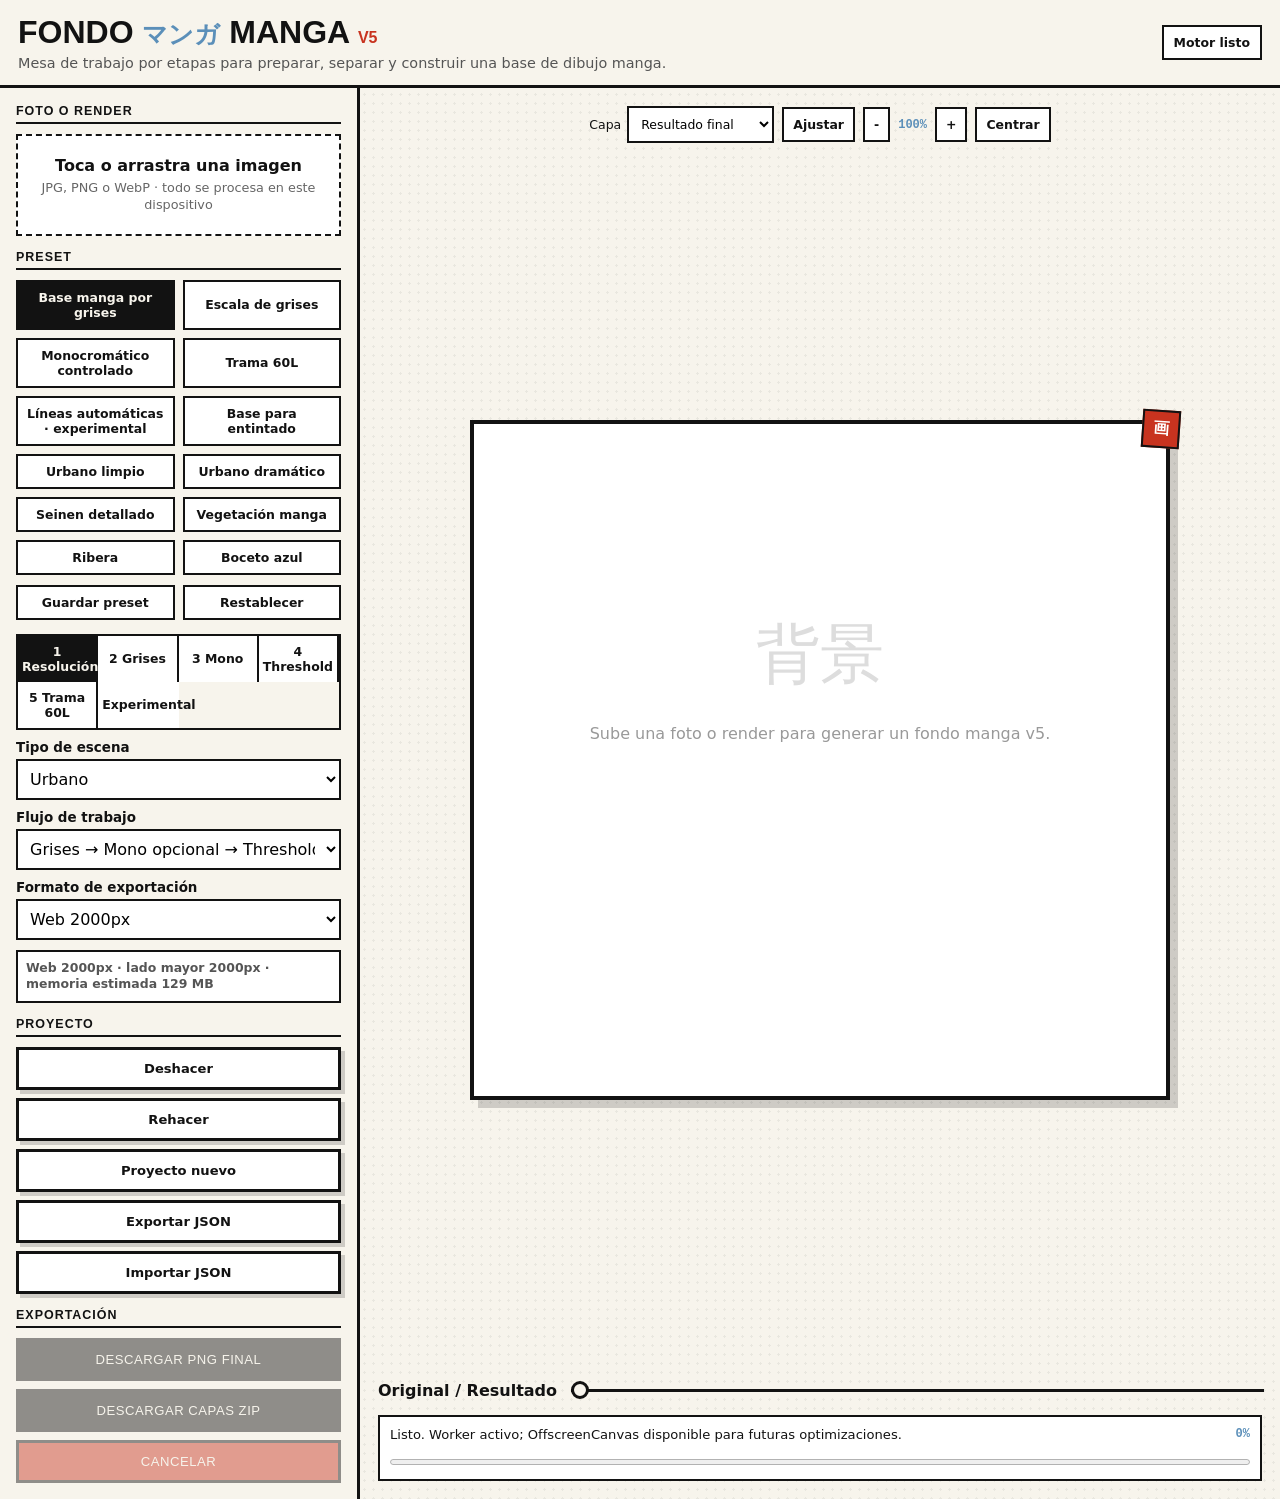
<file: index.html>
<!DOCTYPE html>
<html lang="es">
<head>
  <meta charset="UTF-8">
  <meta name="viewport" content="width=device-width, initial-scale=1.0">
  <meta name="description" content="Fondo Manga v5 transforma fotos y renders en fondos manga por capas, en el dispositivo.">
  <title>Fondo Manga v5</title>
  <link rel="stylesheet" href="./css/styles.css">
</head>
<body>
  <header class="topbar">
    <div>
      <h1>Fondo <span>マンガ</span> Manga <small>v5</small></h1>
      <p>Mesa de trabajo por etapas para preparar, separar y construir una base de dibujo manga.</p>
    </div>
    <div class="status-pill" id="workerStatus">Motor listo</div>
  </header>

  <div class="app-shell">
    <aside class="sidebar" aria-label="Controles">
      <section class="panel upload-panel">
        <h2>Foto o render</h2>
        <button id="drop" class="drop-zone" type="button">
          <strong>Toca o arrastra una imagen</strong>
          <span>JPG, PNG o WebP · todo se procesa en este dispositivo</span>
        </button>
        <input id="file" type="file" accept="image/jpeg,image/png,image/webp,image/*">
      </section>

      <section class="panel">
        <h2>Preset</h2>
        <div class="preset-grid" id="presetGrid"></div>
        <div class="inline-actions">
          <button class="mini" id="savePreset" type="button">Guardar preset</button>
          <button class="mini" id="resetSettings" type="button">Restablecer</button>
        </div>
      </section>

      <section class="panel tabs-panel">
        <div class="tabs" role="tablist">
          <button class="active" data-tab="principal" type="button">1 Resolución</button>
          <button data-tab="grises" type="button">2 Grises</button>
          <button data-tab="mono" type="button">3 Mono</button>
          <button data-tab="threshold" type="button">4 Threshold</button>
          <button data-tab="trama" type="button">5 Trama 60L</button>
          <button data-tab="linea" type="button">Experimental</button>
        </div>

        <div class="tab-page active" id="tab-principal">
          <label class="field">
            <span>Tipo de escena</span>
            <select id="sceneType"></select>
          </label>
          <label class="field">
            <span>Flujo de trabajo</span>
            <select id="workflowMode"></select>
          </label>
          <label class="field">
            <span>Formato de exportación</span>
            <select id="exportFormat"></select>
          </label>
          <div class="estimate" id="exportEstimate">Exportación: Web 2000px</div>
        </div>

        <div class="tab-page" id="tab-grises">
          <label class="check"><input id="grayscaleEnabled" type="checkbox"> Mantener conversión a escala de grises</label>
          <div class="control" data-key="value"></div>
          <div class="control" data-key="brightness"></div>
          <div class="control" data-key="contrast"></div>
          <div class="control" data-key="blackPoint"></div>
          <div class="control" data-key="whitePoint"></div>
          <div class="control" data-key="gamma"></div>
          <div class="control" data-key="grayscaleMix"></div>
          <div class="control" data-key="cleanup"></div>
          <div class="control" data-key="whiteReserve"></div>
          <div class="control" data-key="blackCompression"></div>
        </div>

        <div class="tab-page" id="tab-mono">
          <label class="check"><input id="monochromeEnabled" type="checkbox"> Activar monocromático sin destruir los grises</label>
          <div class="control" data-key="thresholdFeather"></div>
        </div>

        <div class="tab-page" id="tab-threshold">
          <label class="check"><input id="thresholdEnabled" type="checkbox"> Aplicar threshold al resultado</label>
          <div class="control" data-key="thresholdValue"></div>
        </div>

        <div class="tab-page" id="tab-trama">
          <label class="check"><input id="screen60Enabled" type="checkbox"> Aplicar trama manga 60L</label>
          <label class="field"><span>Aplicar trama en</span><select id="screenTarget"></select></label>
          <div class="control" data-key="screenAngle"></div>
          <div class="estimate" id="screenEstimate">60L · 300 dpi · celda 5 px</div>
        </div>

        <div class="tab-page" id="tab-linea">
          <p class="mode-note">Conversión automática a líneas y tonos. Modo secundario experimental.</p>
          <div class="control" data-key="detail"></div>
          <div class="control" data-key="mainLine"></div>
          <div class="control" data-key="mainLineWeight"></div>
          <div class="control" data-key="secondaryLine"></div>
          <div class="control" data-key="secondaryLineWeight"></div>
          <div class="control" data-key="fineDetail"></div>
          <div class="control" data-key="fineDetailWeight"></div>
          <div class="control" data-key="lineSimplify"></div>
          <div class="control" data-key="lineConnect"></div>
          <div class="control" data-key="edgeContinuity"></div>
          <div class="control" data-key="farDetail"></div>
          <label class="check"><input id="showMainLine" type="checkbox"> Mostrar línea principal</label>
          <label class="check"><input id="showSecondaryLine" type="checkbox"> Mostrar línea secundaria</label>
          <label class="check"><input id="showFineDetail" type="checkbox"> Mostrar detalle fino</label>
        </div>

        <div class="tab-page" id="tab-tonos" hidden>
          <div class="control" data-key="blackMass"></div>
          <div class="control" data-key="blackCoverageLimit"></div>
          <div class="control" data-key="shadowThreshold"></div>
          <div class="control" data-key="toneSoftness"></div>
          <div class="control" data-key="toneCount"></div>
          <div class="control" data-key="transitionHardness"></div>
          <div class="control" data-key="texture"></div>
          <div class="control" data-key="posterization"></div>
          <div class="control" data-key="thresholdMix"></div>
          <div class="control" data-key="shadowCompression"></div>
          <div class="control" data-key="regionMerge"></div>
          <label class="check"><input id="shadowsEnabled" type="checkbox"> Capa de sombras profundas</label>
          <label class="field">
            <span>Trama</span>
            <select id="textureMode"></select>
          </label>
        </div>

        <div class="tab-page" id="tab-regiones" hidden>
          <details class="advanced" open>
            <summary>Materiales y profundidad</summary>
            <label class="check"><input id="depthEnabled" type="checkbox"> Profundidad vertical</label>
            <label class="check"><input id="skyProtect" type="checkbox"> Proteger cielos y zonas claras superiores</label>
            <label class="check"><input id="architectureBoost" type="checkbox"> Reforzar arquitectura</label>
            <label class="check"><input id="organicRegions" type="checkbox"> Detectar textura orgánica</label>
            <label class="check"><input id="waterClean" type="checkbox"> Agua limpia con líneas horizontales</label>
            <label class="check"><input id="preserveLightTrails" type="checkbox"> Conservar luces y estelas</label>
            <label class="check"><input id="vegetationEnabled" type="checkbox"> Máscara de vegetación</label>
            <label class="check"><input id="lightsEnabled" type="checkbox"> Máscara de luces</label>
            <div class="control" data-key="skyInfluence"></div>
            <div class="control" data-key="architectureInfluence"></div>
            <div class="control" data-key="waterInfluence"></div>
            <div class="control" data-key="vegetationInfluence"></div>
            <div class="control" data-key="perspectiveStrength"></div>
            <label class="check"><input id="blueSketch" type="checkbox"> Boceto azul no fotográfico</label>
          </details>
        </div>
      </section>

      <section class="panel">
        <h2>Proyecto</h2>
        <div class="stack-actions">
          <button class="btn secondary" id="undoBtn" type="button">Deshacer</button>
          <button class="btn secondary" id="redoBtn" type="button">Rehacer</button>
          <button class="btn secondary" id="newProject" type="button">Proyecto nuevo</button>
          <button class="btn secondary" id="exportConfig" type="button">Exportar JSON</button>
          <label class="btn secondary file-label">Importar JSON<input id="importConfig" type="file" accept="application/json,.json"></label>
        </div>
      </section>

      <section class="panel">
        <h2>Exportación</h2>
        <div class="stack-actions">
          <button class="btn" id="downloadFinal" type="button" disabled>Descargar PNG final</button>
          <button class="btn" id="downloadZip" type="button" disabled>Descargar capas ZIP</button>
          <button class="btn danger" id="cancelJob" type="button" disabled>Cancelar</button>
        </div>
      </section>
    </aside>

    <main class="workspace">
      <section class="viewer-toolbar" aria-label="Vista">
        <label class="layer-view"><span>Capa</span><select id="layerView">
          <option value="final">Resultado final</option>
          <option value="adjusted">Original ajustado</option>
          <option value="grayscale">Escala de grises</option>
          <option value="monochrome">Monocromático</option>
          <option value="threshold">Threshold</option>
          <option value="screen60">Trama 60L</option>
        </select></label>
        <button class="mini" id="fitBtn" type="button">Ajustar</button>
        <button class="mini" id="zoomOut" type="button">-</button>
        <output id="zoomLabel">100%</output>
        <button class="mini" id="zoomIn" type="button">+</button>
        <button class="mini" id="panReset" type="button">Centrar</button>
      </section>

      <section class="viewer" id="viewer">
        <div class="frame" id="frame">
          <div class="empty-state" id="emptyState">
            <div class="kanji">背景</div>
            <p>Sube una foto o render para generar un fondo manga v5.</p>
          </div>
          <canvas id="resultCanvas" hidden></canvas>
          <canvas id="originalCanvas" hidden></canvas>
          <div class="compare-mask" id="compareMask" hidden></div>
        </div>
      </section>

      <section class="compare-row">
        <label class="compare-control">
          <span>Original / Resultado</span>
          <input id="compareSlider" type="range" min="0" max="100" value="0" disabled>
        </label>
      </section>

      <section class="progress-box" aria-live="polite">
        <div class="progress-header">
          <span id="statusText">Sin imagen cargada.</span>
          <output id="progressText">0%</output>
        </div>
        <progress id="progressBar" value="0" max="100"></progress>
      </section>
    </main>
  </div>

  <script type="module" src="./js/app.js"></script>
</body>
</html>
</file>
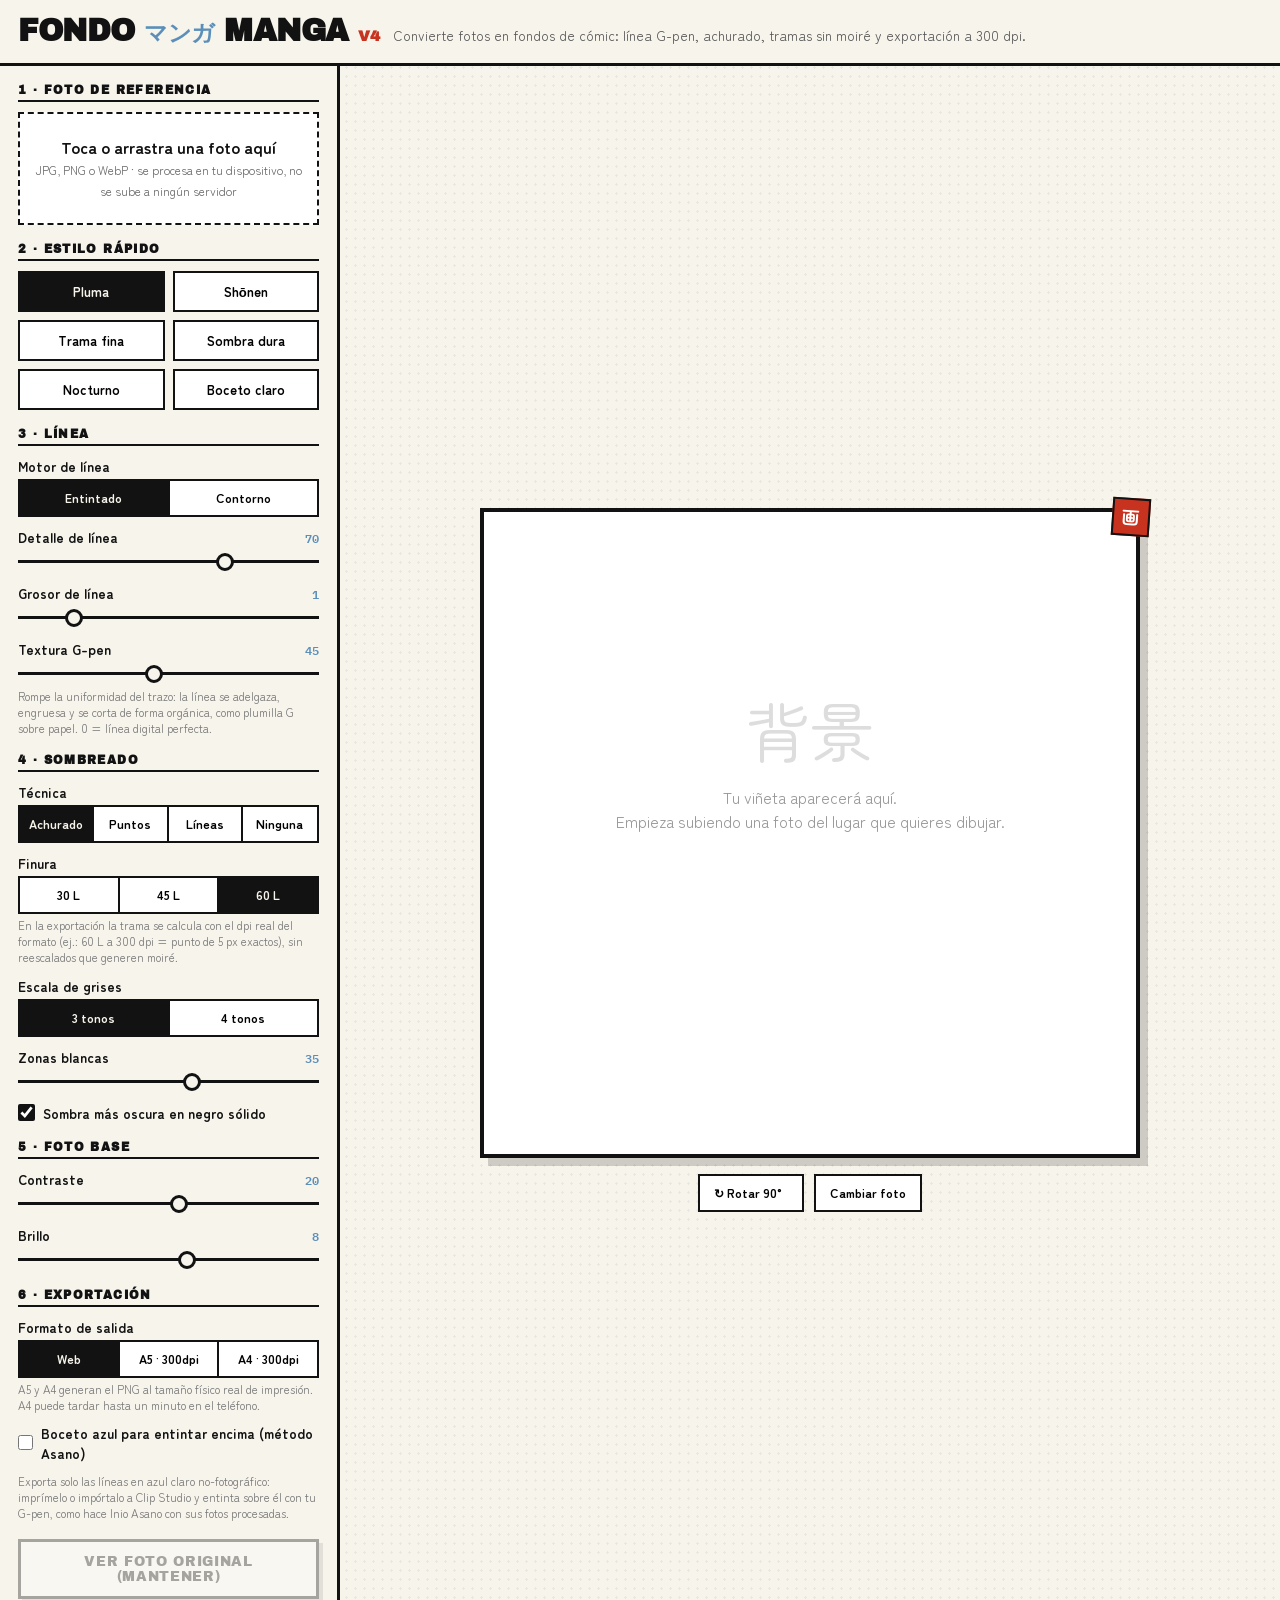
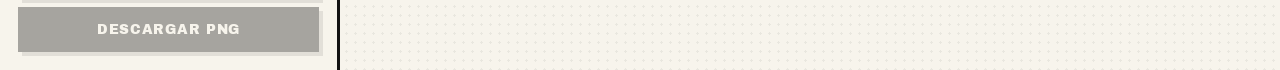
<file: fondos-manga.html>
<!DOCTYPE html>
<html lang="es">
<head>
<meta charset="UTF-8">
<meta name="viewport" content="width=device-width, initial-scale=1.0">
<title>Fondo Manga — convierte fotos en fondos de cómic</title>
<link href="https://fonts.googleapis.com/css2?family=Archivo+Black&family=IBM+Plex+Mono:wght@400;600&family=Zen+Maru+Gothic:wght@400;700&display=swap" rel="stylesheet">
<style>
:root{
  --papel:#F7F4EC;
  --tinta:#121212;
  --azul:#5B8FB9;
  --azul-claro:#DCE9F2;
  --rojo:#C8331F;
  --borde:3px solid var(--tinta);
}
*{box-sizing:border-box;margin:0;padding:0}
html{-webkit-text-size-adjust:100%}
body{
  font-family:'Zen Maru Gothic',system-ui,sans-serif;
  background:var(--papel);color:var(--tinta);
  background-image:radial-gradient(circle, rgba(18,18,18,.06) 1px, transparent 1.4px);
  background-size:9px 9px;min-height:100vh;
}
header{
  border-bottom:var(--borde);background:var(--papel);
  padding:14px 18px;display:flex;align-items:baseline;gap:14px;flex-wrap:wrap;
}
h1{
  font-family:'Archivo Black',sans-serif;
  font-size:clamp(1.3rem,4vw,1.9rem);
  letter-spacing:-.5px;text-transform:uppercase;
}
h1 .kana{color:var(--azul);font-size:.75em}
header p{font-size:.85rem;color:#555}

.layout{
  display:grid;grid-template-columns:340px 1fr;
  max-width:1280px;margin:0 auto;
  min-height:calc(100vh - 70px);
}
@media (max-width:860px){
  .layout{grid-template-columns:1fr}
  aside{border-right:none !important;border-bottom:var(--borde)}
}
aside{
  border-right:var(--borde);background:var(--papel);
  padding:18px;display:flex;flex-direction:column;gap:18px;
}
.bloque{display:flex;flex-direction:column;gap:10px}
.bloque > h2{
  font-family:'Archivo Black',sans-serif;
  font-size:.72rem;letter-spacing:.12em;text-transform:uppercase;
  border-bottom:2px solid var(--tinta);padding-bottom:4px;
}
#drop{
  border:2.5px dashed var(--tinta);background:#fff;
  padding:22px 14px;text-align:center;cursor:pointer;
  transition:background .15s;font-size:.9rem;line-height:1.45;
}
#drop:hover,#drop.over{background:var(--azul-claro)}
#drop strong{display:block;font-size:1rem}
#drop small{color:#666}
#file{display:none}

.presets{display:grid;grid-template-columns:1fr 1fr;gap:8px}
.presets button{
  font-family:'Zen Maru Gothic',sans-serif;font-weight:700;
  font-size:.82rem;padding:9px 6px;
  background:#fff;border:2px solid var(--tinta);
  cursor:pointer;transition:all .12s;
}
.presets button:hover,.presets button.activo{background:var(--tinta);color:var(--papel)}

.ctrl{display:flex;flex-direction:column;gap:3px}
.ctrl .fila{display:flex;justify-content:space-between;align-items:baseline}
.ctrl label,.etiqueta{font-size:.84rem;font-weight:700}
.ctrl output{font-family:'IBM Plex Mono',monospace;font-size:.76rem;color:var(--azul);font-weight:600}
.nota{font-size:.72rem;color:#777;line-height:1.4}
input[type=range]{
  -webkit-appearance:none;appearance:none;
  width:100%;height:22px;background:transparent;cursor:pointer;
}
input[type=range]::-webkit-slider-runnable-track{height:3px;background:var(--tinta)}
input[type=range]::-webkit-slider-thumb{
  -webkit-appearance:none;appearance:none;
  width:18px;height:18px;border-radius:50%;
  background:var(--papel);border:3px solid var(--tinta);margin-top:-7.5px;
}
input[type=range]::-moz-range-track{height:3px;background:var(--tinta)}
input[type=range]::-moz-range-thumb{
  width:12px;height:12px;border-radius:50%;
  background:var(--papel);border:3px solid var(--tinta);
}
input[type=range]:focus-visible{outline:3px solid var(--azul);outline-offset:2px}

.segmentos{display:flex;border:2px solid var(--tinta);flex-wrap:wrap}
.segmentos button{
  flex:1;min-width:25%;padding:8px 4px;font-size:.78rem;font-weight:700;
  font-family:'Zen Maru Gothic',sans-serif;
  background:#fff;border:none;cursor:pointer;
  border-right:2px solid var(--tinta);
}
.segmentos button:last-child{border-right:none}
.segmentos button.activo{background:var(--tinta);color:var(--papel)}
.segmentos button:focus-visible{outline:3px solid var(--azul);outline-offset:-3px}

.check{display:flex;align-items:center;gap:8px;font-size:.84rem;font-weight:700;cursor:pointer}
.check input{width:17px;height:17px;accent-color:var(--tinta);cursor:pointer}

.acciones{display:flex;flex-direction:column;gap:8px;margin-top:auto}
.btn{
  font-family:'Archivo Black',sans-serif;
  font-size:.85rem;text-transform:uppercase;letter-spacing:.05em;
  padding:12px;border:var(--borde);cursor:pointer;
  background:var(--tinta);color:var(--papel);
  box-shadow:4px 4px 0 rgba(18,18,18,.25);
  transition:transform .1s, box-shadow .1s;
}
.btn:hover{transform:translate(-1px,-1px);box-shadow:5px 5px 0 rgba(18,18,18,.3)}
.btn:active{transform:translate(2px,2px);box-shadow:1px 1px 0 rgba(18,18,18,.3)}
.btn.sec{background:#fff;color:var(--tinta)}
.btn:disabled{opacity:.35;cursor:not-allowed;transform:none}

main{
  padding:26px 22px;
  display:flex;flex-direction:column;align-items:center;justify-content:center;gap:16px;
}
.viñeta{
  position:relative;background:#fff;
  border:4px solid var(--tinta);
  box-shadow:8px 8px 0 rgba(18,18,18,.18);
  max-width:100%;padding:6px;
}
.viñeta::after{
  content:"画";
  position:absolute;right:-14px;top:-14px;
  width:34px;height:34px;display:flex;align-items:center;justify-content:center;
  background:var(--rojo);color:#fff;font-size:18px;font-weight:700;
  border:2px solid var(--tinta);transform:rotate(4deg);
}
#lienzo{display:block;background:#fff}
#vacio{
  width:min(640px,86vw);aspect-ratio:4/3;
  display:flex;flex-direction:column;align-items:center;justify-content:center;gap:10px;
  color:#999;text-align:center;padding:20px;
}
#vacio .kanji{font-size:64px;color:#ddd}
.barra-lienzo{display:flex;gap:10px;flex-wrap:wrap;justify-content:center}
.mini{
  font-size:.78rem;font-weight:700;padding:8px 14px;
  background:#fff;border:2px solid var(--tinta);cursor:pointer;
  font-family:'Zen Maru Gothic',sans-serif;
}
.mini:active{background:var(--azul-claro)}
#estado{font-family:'IBM Plex Mono',monospace;font-size:.72rem;color:#777;text-align:center;max-width:640px}
@media (prefers-reduced-motion: reduce){
  *{transition:none !important}
}
</style>
</head>
<body>

<header>
  <h1>Fondo <span class="kana">マンガ</span> Manga <span style="font-size:.5em;color:var(--rojo)">v4</span></h1>
  <p>Convierte fotos en fondos de cómic: línea G-pen, achurado, tramas sin moiré y exportación a 300 dpi.</p>
</header>

<div class="layout">
<aside>

  <div class="bloque">
    <h2>1 · Foto de referencia</h2>
    <div id="drop" role="button" tabindex="0" aria-label="Subir foto">
      <strong>Toca o arrastra una foto aquí</strong>
      <small>JPG, PNG o WebP · se procesa en tu dispositivo, no se sube a ningún servidor</small>
    </div>
    <input type="file" id="file" accept="image/*">
  </div>

  <div class="bloque">
    <h2>2 · Estilo rápido</h2>
    <div class="presets">
      <button data-preset="pluma" class="activo">Pluma</button>
      <button data-preset="shonen">Shōnen</button>
      <button data-preset="fino">Trama fina</button>
      <button data-preset="duro">Sombra dura</button>
      <button data-preset="nocturno">Nocturno</button>
      <button data-preset="boceto">Boceto claro</button>
    </div>
  </div>

  <div class="bloque">
    <h2>3 · Línea</h2>

    <div class="ctrl">
      <span class="etiqueta">Motor de línea</span>
      <div class="segmentos" id="segMotor">
        <button data-motor="tinta" class="activo">Entintado</button>
        <button data-motor="contorno">Contorno</button>
      </div>
    </div>

    <div class="ctrl">
      <div class="fila"><label for="rLinea">Detalle de línea</label><output id="oLinea">70</output></div>
      <input type="range" id="rLinea" min="0" max="100" value="70">
    </div>

    <div class="ctrl">
      <div class="fila"><label for="rGrosor">Grosor de línea</label><output id="oGrosor">1</output></div>
      <input type="range" id="rGrosor" min="0" max="6" value="1">
    </div>

    <div class="ctrl">
      <div class="fila"><label for="rTextura">Textura G-pen</label><output id="oTextura">45</output></div>
      <input type="range" id="rTextura" min="0" max="100" value="45">
      <p class="nota">Rompe la uniformidad del trazo: la línea se adelgaza, engruesa y se corta de forma orgánica, como plumilla G sobre papel. 0 = línea digital perfecta.</p>
    </div>
  </div>

  <div class="bloque">
    <h2>4 · Sombreado</h2>

    <div class="ctrl">
      <span class="etiqueta">Técnica</span>
      <div class="segmentos" id="segTrama">
        <button data-trama="achurado" class="activo">Achurado</button>
        <button data-trama="puntos">Puntos</button>
        <button data-trama="lineas">Líneas</button>
        <button data-trama="ninguna">Ninguna</button>
      </div>
    </div>

    <div class="ctrl">
      <span class="etiqueta">Finura</span>
      <div class="segmentos" id="segLPI">
        <button data-lpi="30">30 L</button>
        <button data-lpi="45">45 L</button>
        <button data-lpi="60" class="activo">60 L</button>
      </div>
      <p class="nota">En la exportación la trama se calcula con el dpi real del formato (ej.: 60 L a 300 dpi = punto de 5 px exactos), sin reescalados que generen moiré.</p>
    </div>

    <div class="ctrl">
      <span class="etiqueta">Escala de grises</span>
      <div class="segmentos" id="segEscala">
        <button data-escala="t3" class="activo">3 tonos</button>
        <button data-escala="t4">4 tonos</button>
      </div>
    </div>

    <div class="ctrl">
      <div class="fila"><label for="rBlancos">Zonas blancas</label><output id="oBlancos">35</output></div>
      <input type="range" id="rBlancos" min="0" max="60" value="35">
    </div>

    <label class="check"><input type="checkbox" id="chkNegro" checked> Sombra más oscura en negro sólido</label>
  </div>

  <div class="bloque">
    <h2>5 · Foto base</h2>
    <div class="ctrl">
      <div class="fila"><label for="rContraste">Contraste</label><output id="oContraste">20</output></div>
      <input type="range" id="rContraste" min="-50" max="80" value="20">
    </div>
    <div class="ctrl">
      <div class="fila"><label for="rBrillo">Brillo</label><output id="oBrillo">8</output></div>
      <input type="range" id="rBrillo" min="-60" max="60" value="8">
    </div>
  </div>

  <div class="bloque">
    <h2>6 · Exportación</h2>
    <div class="ctrl">
      <span class="etiqueta">Formato de salida</span>
      <div class="segmentos" id="segFormato">
        <button data-formato="web" class="activo">Web</button>
        <button data-formato="a5">A5 · 300dpi</button>
        <button data-formato="a4">A4 · 300dpi</button>
      </div>
      <p class="nota">A5 y A4 generan el PNG al tamaño físico real de impresión. A4 puede tardar hasta un minuto en el teléfono.</p>
    </div>
    <label class="check"><input type="checkbox" id="chkAzul"> Boceto azul para entintar encima (método Asano)</label>
    <p class="nota">Exporta solo las líneas en azul claro no-fotográfico: imprímelo o impórtalo a Clip Studio y entinta sobre él con tu G-pen, como hace Inio Asano con sus fotos procesadas.</p>
  </div>

  <div class="acciones">
    <button class="btn sec" id="btnOriginal" disabled>Ver foto original (mantener)</button>
    <button class="btn" id="btnExportar" disabled>Descargar PNG</button>
  </div>

</aside>

<main>
  <div class="viñeta">
    <div id="vacio">
      <div class="kanji">背景</div>
      <p>Tu viñeta aparecerá aquí.<br>Empieza subiendo una foto del lugar que quieres dibujar.</p>
    </div>
    <canvas id="lienzo" hidden></canvas>
  </div>
  <div class="barra-lienzo" id="barra" hidden>
    <button class="mini" id="btnRotar">↻ Rotar 90°</button>
    <button class="mini" id="btnOtra">Cambiar foto</button>
  </div>
  <p id="estado"></p>
</main>
</div>

<script>
(function(){
"use strict";

const S = {
  img:null, rot:0,
  motor:'tinta',
  linea:70, grosor:1, textura:45,
  lpi:60, escala:'t3',
  tipoTrama:'achurado',
  blancos:35,
  negroSolido:true,
  contraste:20, brillo:8,
  formato:'web',
  azul:false,
};

const ESCALAS = {
  t3: [0, 0.20, 0.50, 1],
  t4: [0, 0.10, 0.30, 0.50, 1],
};

/* formatos de salida: lado mayor en px y en pulgadas → define el dpi real */
const FORMATOS = {
  web: {px:2000, pulgadas:6.67,  nombre:'Web 2000px'},
  a5:  {px:2480, pulgadas:8.27,  nombre:'A5 300dpi'},   /* 8.27in × 300 = 2480 */
  a4:  {px:3508, pulgadas:11.69, nombre:'A4 300dpi'},   /* 11.69in × 300 = 3508 */
};

const PRESETS = {
  pluma:    {motor:'tinta',    linea:70, grosor:1, textura:45, lpi:60, escala:'t3', tipoTrama:'achurado', blancos:35, negroSolido:true,  contraste:20, brillo:8},
  shonen:   {motor:'tinta',    linea:55, grosor:2, textura:30, lpi:60, escala:'t3', tipoTrama:'puntos',   blancos:15, negroSolido:true,  contraste:15, brillo:0},
  fino:     {motor:'tinta',    linea:68, grosor:1, textura:25, lpi:60, escala:'t4', tipoTrama:'puntos',   blancos:20, negroSolido:false, contraste:5,  brillo:5},
  duro:     {motor:'contorno', linea:42, grosor:3, textura:20, lpi:30, escala:'t3', tipoTrama:'ninguna',  blancos:10, negroSolido:true,  contraste:45, brillo:0},
  nocturno: {motor:'tinta',    linea:58, grosor:2, textura:40, lpi:45, escala:'t4', tipoTrama:'lineas',   blancos:0,  negroSolido:true,  contraste:25, brillo:-25},
  boceto:   {motor:'tinta',    linea:78, grosor:0, textura:60, lpi:60, escala:'t4', tipoTrama:'achurado', blancos:50, negroSolido:false, contraste:10, brillo:15},
};

const $ = id => document.getElementById(id);
const lienzo = $('lienzo');
const SIGMA_REF = 1300;   /* resolución de referencia para escalar sigmas */

/* ---------- ruido de valor (textura G-pen) ---------- */
const RUIDO_N = 64;
const ruidoTabla = new Float32Array(RUIDO_N * RUIDO_N);
(function sembrar(){
  let s = 12345;
  for(let i=0; i<ruidoTabla.length; i++){
    s = (s * 1103515245 + 12345) & 0x7fffffff;
    ruidoTabla[i] = (s / 0x7fffffff);
  }
})();
function ruido(x, y){
  /* interpolación bilineal con envoltura: ruido suave y estable */
  const xi = Math.floor(x), yi = Math.floor(y);
  const fx = x - xi, fy = y - yi;
  const x0 = ((xi % RUIDO_N) + RUIDO_N) % RUIDO_N;
  const y0 = ((yi % RUIDO_N) + RUIDO_N) % RUIDO_N;
  const x1 = (x0 + 1) % RUIDO_N, y1 = (y0 + 1) % RUIDO_N;
  const a = ruidoTabla[y0*RUIDO_N+x0], b = ruidoTabla[y0*RUIDO_N+x1];
  const c = ruidoTabla[y1*RUIDO_N+x0], dd = ruidoTabla[y1*RUIDO_N+x1];
  const ux = fx*fx*(3-2*fx), uy = fy*fy*(3-2*fy);
  return a + (b-a)*ux + (c-a)*uy + (a-b-c+dd)*ux*uy;
}

/* ---------- carga ---------- */
const drop = $('drop'), file = $('file');
drop.addEventListener('click', () => file.click());
drop.addEventListener('keydown', e => { if(e.key==='Enter'||e.key===' '){e.preventDefault();file.click();} });
$('btnOtra').addEventListener('click', () => file.click());
['dragover','dragenter'].forEach(ev => drop.addEventListener(ev, e => {e.preventDefault();drop.classList.add('over');}));
['dragleave','drop'].forEach(ev => drop.addEventListener(ev, e => {e.preventDefault();drop.classList.remove('over');}));
drop.addEventListener('drop', e => { const f = e.dataTransfer.files[0]; if(f) cargar(f); });
file.addEventListener('change', () => { if(file.files[0]) cargar(file.files[0]); });

function cargar(f){
  if(!f.type.startsWith('image/')){ estado('El archivo no es una imagen.'); return; }
  const url = URL.createObjectURL(f);
  const img = new Image();
  img.onload = () => {
    URL.revokeObjectURL(url);
    S.img = img; S.rot = 0;
    $('vacio').hidden = true; lienzo.hidden = false; $('barra').hidden = false;
    $('btnExportar').disabled = false; $('btnOriginal').disabled = false;
    procesar();
  };
  img.onerror = () => estado('No se pudo leer la imagen.');
  img.src = url;
}

/* ---------- controles ---------- */
function liga(idRange, idOut, clave){
  const r = $(idRange), o = $(idOut);
  r.addEventListener('input', () => { S[clave] = +r.value; o.textContent = r.value; pedirProceso(); });
}
liga('rLinea','oLinea','linea');
liga('rGrosor','oGrosor','grosor');
liga('rTextura','oTextura','textura');
liga('rBlancos','oBlancos','blancos');
liga('rContraste','oContraste','contraste');
liga('rBrillo','oBrillo','brillo');
$('chkNegro').addEventListener('change', e => { S.negroSolido = e.target.checked; pedirProceso(); });
$('chkAzul').addEventListener('change', e => { S.azul = e.target.checked; });

function segmento(idCont, attr, clave, convertir, reprocesa){
  document.querySelectorAll('#'+idCont+' button').forEach(b => {
    b.addEventListener('click', () => {
      document.querySelectorAll('#'+idCont+' button').forEach(x => x.classList.remove('activo'));
      b.classList.add('activo');
      S[clave] = convertir ? convertir(b.dataset[attr]) : b.dataset[attr];
      if(reprocesa !== false) pedirProceso();
    });
  });
}
segmento('segMotor','motor','motor');
segmento('segLPI','lpi','lpi', v => +v);
segmento('segEscala','escala','escala');
segmento('segTrama','trama','tipoTrama');
segmento('segFormato','formato','formato', null, false);

document.querySelectorAll('.presets button').forEach(b => {
  b.addEventListener('click', () => {
    document.querySelectorAll('.presets button').forEach(x => x.classList.remove('activo'));
    b.classList.add('activo');
    aplicarPreset(PRESETS[b.dataset.preset]);
  });
});

function marcarSegmento(idCont, attr, valor){
  document.querySelectorAll('#'+idCont+' button').forEach(x =>
    x.classList.toggle('activo', x.dataset[attr] == valor));
}
function aplicarPreset(p){
  Object.assign(S, p);
  [['rLinea','oLinea','linea'],['rGrosor','oGrosor','grosor'],['rTextura','oTextura','textura'],
   ['rBlancos','oBlancos','blancos'],['rContraste','oContraste','contraste'],['rBrillo','oBrillo','brillo']].forEach(([r,o,k]) => {
    $(r).value = p[k]; $(o).textContent = p[k];
  });
  $('chkNegro').checked = p.negroSolido;
  marcarSegmento('segMotor','motor',p.motor);
  marcarSegmento('segLPI','lpi',p.lpi);
  marcarSegmento('segEscala','escala',p.escala);
  marcarSegmento('segTrama','trama',p.tipoTrama);
  pedirProceso();
}

$('btnRotar').addEventListener('click', () => { S.rot = (S.rot + 90) % 360; pedirProceso(); });

const btnOrig = $('btnOriginal');
let mostrandoOriginal = false;
function verOriginal(on){
  if(!S.img || on === mostrandoOriginal) return;
  mostrandoOriginal = on;
  if(on){ dibujarOriginal(); } else { procesar(); }
}
['mousedown','touchstart'].forEach(ev => btnOrig.addEventListener(ev, e => {e.preventDefault();verOriginal(true);}));
['mouseup','mouseleave','touchend','touchcancel'].forEach(ev => btnOrig.addEventListener(ev, () => verOriginal(false)));

let timer = null;
function pedirProceso(){
  if(!S.img) return;
  clearTimeout(timer);
  timer = setTimeout(procesar, 60);
}

/* reprocesar al cambiar tamaño/orientación: la vista previa siempre es 1:1 con el dispositivo */
let timerResize = null;
window.addEventListener('resize', () => {
  if(!S.img) return;
  clearTimeout(timerResize);
  timerResize = setTimeout(procesar, 250);
});

/* ---------- medidas ---------- */
function aspecto(){
  let w = S.img.naturalWidth, h = S.img.naturalHeight;
  if(S.rot % 180 !== 0) [w,h] = [h,w];
  return w / h;
}

/* la vista previa se procesa EXACTAMENTE al tamaño mostrado × devicePixelRatio.
   Así no hay reescalado del navegador y por lo tanto no hay moiré en pantalla. */
function medidasPreview(){
  const asp = aspecto();
  const main = document.querySelector('main');
  const disponible = Math.min(700, (main ? main.clientWidth : window.innerWidth) - 64);
  let cssW = disponible, cssH = cssW / asp;
  const altoMax = window.innerHeight * 0.75;
  if(cssH > altoMax){ cssH = altoMax; cssW = cssH * asp; }
  const dpr = Math.min(window.devicePixelRatio || 1, 3);
  return {
    w: Math.round(cssW * dpr),
    h: Math.round(cssH * dpr),
    cssW: Math.round(cssW),
    cssH: Math.round(cssH),
  };
}

function medidasExport(){
  const fmt = FORMATOS[S.formato];
  const asp = aspecto();
  let w, h;
  if(asp >= 1){ w = fmt.px; h = Math.round(fmt.px / asp); }
  else        { h = fmt.px; w = Math.round(fmt.px * asp); }
  return {w, h, pulgadas: fmt.pulgadas};
}

function dibujarFuente(c, w, h){
  const cx = c.getContext('2d', {willReadFrequently:true});
  cx.save();
  cx.translate(w/2, h/2);
  cx.rotate(S.rot * Math.PI/180);
  const iw = (S.rot % 180 !== 0) ? h : w;
  const ih = (S.rot % 180 !== 0) ? w : h;
  cx.drawImage(S.img, -iw/2, -ih/2, iw, ih);
  cx.restore();
  return cx;
}

function dibujarOriginal(){
  const m = medidasPreview();
  lienzo.width = m.w; lienzo.height = m.h;
  lienzo.style.width = m.cssW + 'px';
  lienzo.style.height = m.cssH + 'px';
  dibujarFuente(lienzo, m.w, m.h);
}

function procesar(){
  if(!S.img) return;
  const t0 = performance.now();
  const m = medidasPreview();
  lienzo.width = m.w; lienzo.height = m.h;
  lienzo.style.width = m.cssW + 'px';
  lienzo.style.height = m.cssH + 'px';
  renderManga(lienzo, m.w, m.h, FORMATOS[S.formato].pulgadas, false);
  estado(`Vista 1:1 sin moiré · ${m.w}×${m.h}px · ${Math.round(performance.now()-t0)} ms · la trama final se calcula al exportar (${FORMATOS[S.formato].nombre})`);
}

/* ---------- desenfoque gaussiano separable ---------- */
function gaussiana(src, w, h, sigma){
  const r = Math.max(1, Math.ceil(sigma * 2.5));
  const k = new Float32Array(2*r+1);
  let suma = 0;
  for(let i=-r; i<=r; i++){ k[i+r] = Math.exp(-(i*i)/(2*sigma*sigma)); suma += k[i+r]; }
  for(let i=0; i<k.length; i++) k[i] /= suma;

  const tmp = new Float32Array(w*h);
  const out = new Float32Array(w*h);
  for(let y=0; y<h; y++){
    const fila = y*w;
    for(let x=0; x<w; x++){
      let s = 0;
      for(let i=-r; i<=r; i++){
        let xx = x+i; if(xx<0) xx=0; else if(xx>=w) xx=w-1;
        s += src[fila+xx] * k[i+r];
      }
      tmp[fila+x] = s;
    }
  }
  for(let y=0; y<h; y++){
    for(let x=0; x<w; x++){
      let s = 0;
      for(let i=-r; i<=r; i++){
        let yy = y+i; if(yy<0) yy=0; else if(yy>=h) yy=h-1;
        s += tmp[yy*w+x] * k[i+r];
      }
      out[y*w+x] = s;
    }
  }
  return out;
}

function rayado(x, y, ang, celda, grueso, semilla){
  const c = Math.cos(ang), s = Math.sin(ang);
  const u = (x*c + y*s) / celda;
  let v = (-x*s + y*c) / celda;
  v += 0.10 * Math.sin(u * 1.7 + semilla);
  const f = v - Math.floor(v);
  return Math.abs(f - 0.5) < grueso/2;
}

/* ---------- núcleo: foto → manga ---------- */
function renderManga(canvas, w, h, pulgadas, esExport){
  const cx = dibujarFuente(canvas, w, h);
  const src = cx.getImageData(0, 0, w, h);
  const d = src.data;
  const n = w * h;
  const escRes = Math.max(w,h) / SIGMA_REF;
  const tex = S.textura / 100;                 /* 0..1: cuánta irregularidad de plumilla */
  const escRuido = 1 / (9 * escRes);           /* escala espacial del grano del papel */

  /* 1) grises + brillo/contraste */
  const gris = new Float32Array(n);
  const fc = (259 * (S.contraste + 255)) / (255 * (259 - S.contraste));
  for(let i=0, p=0; i<n; i++, p+=4){
    let g = d[p]*0.299 + d[p+1]*0.587 + d[p+2]*0.114;
    g = fc * (g - 128) + 128 + S.brillo;
    gris[i] = g < 0 ? 0 : (g > 255 ? 255 : g);
  }

  /* 2) línea de tinta con textura G-pen:
     el umbral se modula con ruido suave → el trazo se corta, adelgaza y
     engruesa de forma orgánica; los bordes fuertes reciben más peso
     (como la presión de una plumilla G). */
  let linea = new Uint8Array(n);
  let fuerte = new Uint8Array(n);

  if(S.motor === 'tinta'){
    const sigma = (0.65 + S.grosor * 0.40) * escRes;
    const g1 = gaussiana(gris, w, h, sigma);
    const g2 = gaussiana(gris, w, h, sigma * 1.6);
    const tau = 1.0 + (100 - S.linea) * 0.15;
    const umbralC = 60 + (100 - S.linea) * 1.4;

    for(let y=0; y<h; y++){
      for(let x=0; x<w; x++){
        const i = y*w + x;
        const mod = 1 + tex * 0.9 * (ruido(x*escRuido, y*escRuido) - 0.35);
        const ti = tau * mod;
        const resp = g2[i] - g1[i];           /* positivo sobre la línea */
        if(resp > ti){
          linea[i] = 1;
          if(resp > ti * 2.3) fuerte[i] = 1;  /* zona de presión: trazo grueso */
        }
      }
    }
    /* contornos firmes (Sobel sobre g1), también modulados por el grano */
    for(let y=1; y<h-1; y++){
      const r0=(y-1)*w, r1=y*w, r2=(y+1)*w;
      for(let x=1; x<w-1; x++){
        const gx = -g1[r0+x-1] - 2*g1[r1+x-1] - g1[r2+x-1]
                  + g1[r0+x+1] + 2*g1[r1+x+1] + g1[r2+x+1];
        const gy = -g1[r0+x-1] - 2*g1[r0+x] - g1[r0+x+1]
                  + g1[r2+x-1] + 2*g1[r2+x] + g1[r2+x+1];
        const mag2 = gx*gx + gy*gy;
        const mod = 1 + tex * 0.8 * (ruido(x*escRuido + 31, y*escRuido + 17) - 0.35);
        const u = umbralC * mod;
        if(mag2 > u*u){
          linea[r1+x] = 1;
          if(mag2 > u*u*4) fuerte[r1+x] = 1;
        }
      }
    }
  } else {
    const suave = gaussiana(gris, w, h, 1.0 * escRes);
    const umbral = 28 + (100 - S.linea) * 2.1;
    for(let y=1; y<h-1; y++){
      const r0=(y-1)*w, r1=y*w, r2=(y+1)*w;
      for(let x=1; x<w-1; x++){
        const gx = -suave[r0+x-1] - 2*suave[r1+x-1] - suave[r2+x-1]
                  + suave[r0+x+1] + 2*suave[r1+x+1] + suave[r2+x+1];
        const gy = -suave[r0+x-1] - 2*suave[r0+x] - suave[r0+x+1]
                  + suave[r2+x-1] + 2*suave[r2+x] + suave[r2+x+1];
        const mag2 = gx*gx + gy*gy;
        const mod = 1 + tex * 0.8 * (ruido(x*escRuido, y*escRuido) - 0.35);
        const u = umbral * mod;
        if(mag2 > u*u){
          linea[r1+x] = 1;
          if(mag2 > u*u*4) fuerte[r1+x] = 1;
        }
      }
    }
  }

  /* dilatación: base según grosor + 1 pase extra solo en zonas de presión */
  function dilatar(mascara, guia){
    const amp = new Uint8Array(mascara);
    for(let y=1; y<h-1; y++){
      for(let x=1; x<w-1; x++){
        const i = y*w+x;
        if(mascara[i]) continue;
        if(guia[i-1]||guia[i+1]||guia[i-w]||guia[i+w]) amp[i] = 1;
      }
    }
    return amp;
  }
  const basePases = Math.round((S.motor==='tinta' ? S.grosor*0.4 : S.grosor) * escRes);
  for(let p=0; p<basePases; p++) linea = dilatar(linea, linea);
  const pasesFuerte = Math.max(1, Math.round(escRes * 0.8));
  for(let p=0; p<pasesFuerte; p++){
    const ampliado = dilatar(linea, fuerte);
    fuerte = dilatar(fuerte, fuerte);
    linea = ampliado;
  }

  /* 3) sombreado: trama calculada con el dpi REAL del lienzo actual.
     Como la vista previa es 1:1 con el dispositivo y la exportación se genera
     directamente al tamaño final, los puntos nunca se reescalan → sin moiré. */
  let pasos = ESCALAS[S.escala].slice();
  if(!S.negroSolido) pasos[pasos.length-1] = 0.7;
  const bandas = pasos.length;
  const corte = S.blancos / 100;

  const ppi = Math.max(w,h) / pulgadas;
  const celda = Math.max(3, ppi / S.lpi);
  const celdaHach = celda * 1.5;
  const cos45 = Math.SQRT1_2, sin45 = Math.SQRT1_2;
  const tipo = S.tipoTrama;
  const base = gaussiana(gris, w, h, 1.2 * escRes);
  const A1 = Math.PI/4, A2 = -Math.PI/4, A3 = 0;
  const soloLineas = esExport && S.azul;       /* boceto azul: sin sombreado */

  for(let y=0; y<h; y++){
    for(let x=0; x<w; x++){
      const i = y*w + x, p = i*4;
      let negro = false;

      if(linea[i]){
        negro = true;
      } else if(!soloLineas){
        let cob = 1 - base[i]/255;
        cob = (cob - corte) / (1 - corte);
        if(cob < 0) cob = 0;

        let banda = Math.floor(cob * bandas);
        if(banda >= bandas) banda = bandas - 1;
        const dens = pasos[banda];

        if(dens === 0){
          negro = false;
        } else if(dens === 1){
          negro = true;
        } else if(tipo === 'achurado'){
          if(dens <= 0.22){
            negro = rayado(x,y,A1,celdaHach,Math.min(0.5,dens*1.6),0);
          } else if(dens <= 0.45){
            negro = rayado(x,y,A1,celdaHach,dens*0.85,0)
                 || rayado(x,y,A2,celdaHach,dens*0.85,2.1);
          } else {
            negro = rayado(x,y,A1,celdaHach,dens*0.75,0)
                 || rayado(x,y,A2,celdaHach,dens*0.75,2.1)
                 || rayado(x,y,A3,celdaHach,dens*0.6,4.4);
          }
        } else if(tipo === 'puntos'){
          const u = (x*cos45 + y*sin45) / celda;
          const v = (-x*sin45 + y*cos45) / celda;
          const fu = u - Math.floor(u) - 0.5;
          const fv = v - Math.floor(v) - 0.5;
          negro = (fu*fu + fv*fv) / 0.5 < dens;
        } else if(tipo === 'lineas'){
          const v = (-x*sin45 + y*cos45) / celda;
          const f = v - Math.floor(v);
          negro = Math.abs(f - 0.5) < dens/2;
        } else {
          negro = dens > 0.45;
        }
      }

      if(soloLineas){
        /* azul no-fotográfico para entintar encima */
        if(negro){ d[p]=140; d[p+1]=175; d[p+2]=215; }
        else     { d[p]=255; d[p+1]=255; d[p+2]=255; }
      } else {
        const val = negro ? 18 : 255;
        d[p] = d[p+1] = d[p+2] = val;
      }
      d[p+3] = 255;
    }
  }

  cx.putImageData(src, 0, 0);
}

/* ---------- exportar ---------- */
$('btnExportar').addEventListener('click', () => {
  if(!S.img) return;
  const fmt = FORMATOS[S.formato];
  estado(`Generando PNG ${fmt.nombre}… puede tardar en formatos grandes, no cierres la pestaña.`);
  setTimeout(() => {
    const m = medidasExport();
    const off = document.createElement('canvas');
    off.width = m.w; off.height = m.h;
    renderManga(off, m.w, m.h, m.pulgadas, true);
    off.toBlob(blob => {
      const a = document.createElement('a');
      a.href = URL.createObjectURL(blob);
      a.download = S.azul ? 'fondo-manga-boceto-azul.png' : 'fondo-manga.png';
      a.click();
      setTimeout(() => URL.revokeObjectURL(a.href), 4000);
      const dpi = Math.round(m.w > m.h ? m.w/m.pulgadas : m.h/m.pulgadas);
      estado(`PNG exportado · ${m.w}×${m.h}px · ${dpi} dpi · trama ${S.lpi}L (celda de ${Math.round(dpi/S.lpi)}px)`);
    }, 'image/png');
  }, 50);
});

function estado(txt){ $('estado').textContent = txt; }

})();
</script>
</body>
</html>
</file>
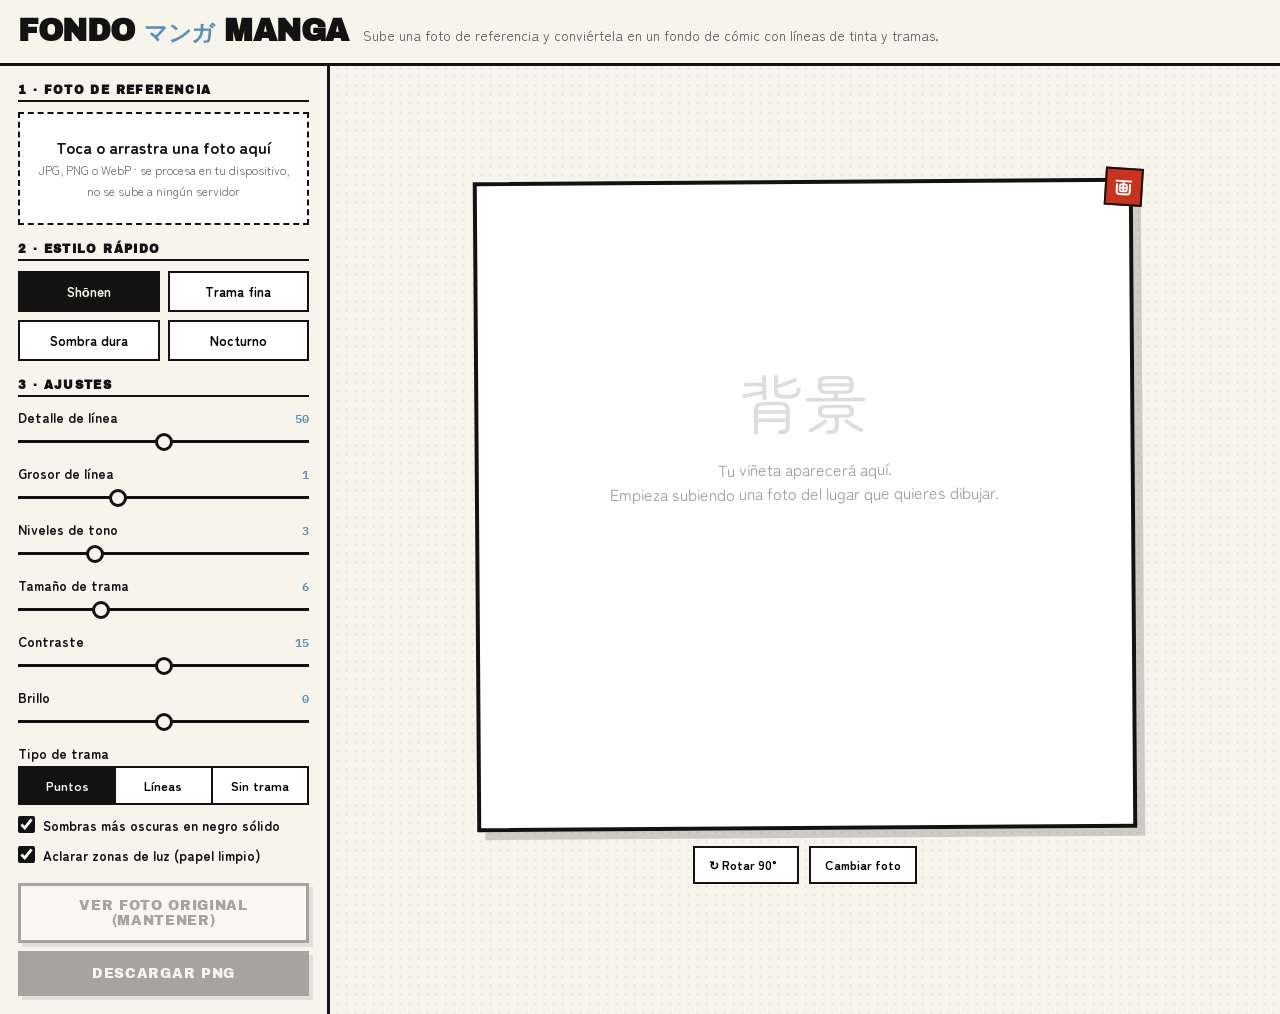
<file: index.html.html>
<!DOCTYPE html>
<html lang="es">
<head>
<meta charset="UTF-8">
<meta name="viewport" content="width=device-width, initial-scale=1.0">
<title>Fondo Manga — convierte fotos en fondos de cómic</title>
<link href="https://fonts.googleapis.com/css2?family=Archivo+Black&family=IBM+Plex+Mono:wght@400;600&family=Zen+Maru+Gothic:wght@400;700&display=swap" rel="stylesheet">
<style>
:root{
  --papel:#F7F4EC;
  --tinta:#121212;
  --trama:#8a8a8a;
  --azul:#5B8FB9;        /* lápiz azul no-foto */
  --azul-claro:#DCE9F2;
  --rojo:#C8331F;        /* sello de tinta */
  --borde:3px solid var(--tinta);
}
*{box-sizing:border-box;margin:0;padding:0}
html{-webkit-text-size-adjust:100%}
body{
  font-family:'Zen Maru Gothic',system-ui,sans-serif;
  background:var(--papel);
  color:var(--tinta);
  /* textura de trama de puntos en el fondo de la interfaz */
  background-image:radial-gradient(circle, rgba(18,18,18,.06) 1px, transparent 1.4px);
  background-size:9px 9px;
  min-height:100vh;
}
header{
  border-bottom:var(--borde);
  background:var(--papel);
  padding:14px 18px;
  display:flex;align-items:baseline;gap:14px;flex-wrap:wrap;
}
h1{
  font-family:'Archivo Black',sans-serif;
  font-size:clamp(1.3rem,4vw,1.9rem);
  letter-spacing:-.5px;
  text-transform:uppercase;
}
h1 .kana{color:var(--azul);font-size:.75em}
header p{font-size:.85rem;color:#555}

.layout{
  display:grid;
  grid-template-columns:330px 1fr;
  gap:0;
  max-width:1280px;margin:0 auto;
  min-height:calc(100vh - 70px);
}
@media (max-width:860px){
  .layout{grid-template-columns:1fr}
  aside{border-right:none !important;border-bottom:var(--borde)}
}

/* ---------- Panel de controles ---------- */
aside{
  border-right:var(--borde);
  background:var(--papel);
  padding:18px;
  display:flex;flex-direction:column;gap:18px;
}
.bloque{display:flex;flex-direction:column;gap:10px}
.bloque > h2{
  font-family:'Archivo Black',sans-serif;
  font-size:.72rem;letter-spacing:.12em;text-transform:uppercase;
  border-bottom:2px solid var(--tinta);
  padding-bottom:4px;
}

/* zona de carga */
#drop{
  border:2.5px dashed var(--tinta);
  background:#fff;
  padding:22px 14px;
  text-align:center;cursor:pointer;
  transition:background .15s;
  font-size:.9rem;line-height:1.45;
}
#drop:hover,#drop.over{background:var(--azul-claro)}
#drop strong{display:block;font-size:1rem}
#drop small{color:#666}
#file{display:none}

/* presets */
.presets{display:grid;grid-template-columns:1fr 1fr;gap:8px}
.presets button{
  font-family:'Zen Maru Gothic',sans-serif;font-weight:700;
  font-size:.82rem;padding:9px 6px;
  background:#fff;border:2px solid var(--tinta);
  cursor:pointer;transition:all .12s;
}
.presets button:hover{background:var(--tinta);color:var(--papel)}
.presets button.activo{background:var(--tinta);color:var(--papel)}

/* sliders */
.ctrl{display:flex;flex-direction:column;gap:3px}
.ctrl .fila{display:flex;justify-content:space-between;align-items:baseline}
.ctrl label{font-size:.84rem;font-weight:700}
.ctrl output{font-family:'IBM Plex Mono',monospace;font-size:.76rem;color:var(--azul);font-weight:600}
input[type=range]{
  -webkit-appearance:none;appearance:none;
  width:100%;height:22px;background:transparent;cursor:pointer;
}
input[type=range]::-webkit-slider-runnable-track{height:3px;background:var(--tinta)}
input[type=range]::-webkit-slider-thumb{
  -webkit-appearance:none;appearance:none;
  width:18px;height:18px;border-radius:50%;
  background:var(--papel);border:3px solid var(--tinta);
  margin-top:-7.5px;
}
input[type=range]::-moz-range-track{height:3px;background:var(--tinta)}
input[type=range]::-moz-range-thumb{
  width:12px;height:12px;border-radius:50%;
  background:var(--papel);border:3px solid var(--tinta);
}
input[type=range]:focus-visible{outline:3px solid var(--azul);outline-offset:2px}

/* segmentos (tipo de trama) */
.segmentos{display:flex;border:2px solid var(--tinta)}
.segmentos button{
  flex:1;padding:8px 4px;font-size:.8rem;font-weight:700;
  font-family:'Zen Maru Gothic',sans-serif;
  background:#fff;border:none;cursor:pointer;
  border-right:2px solid var(--tinta);
}
.segmentos button:last-child{border-right:none}
.segmentos button.activo{background:var(--tinta);color:var(--papel)}
.segmentos button:focus-visible{outline:3px solid var(--azul);outline-offset:-3px}

.check{display:flex;align-items:center;gap:8px;font-size:.84rem;font-weight:700;cursor:pointer}
.check input{width:17px;height:17px;accent-color:var(--tinta);cursor:pointer}

/* botones de acción */
.acciones{display:flex;flex-direction:column;gap:8px;margin-top:auto}
.btn{
  font-family:'Archivo Black',sans-serif;
  font-size:.85rem;text-transform:uppercase;letter-spacing:.05em;
  padding:12px;border:var(--borde);cursor:pointer;
  background:var(--tinta);color:var(--papel);
  box-shadow:4px 4px 0 rgba(18,18,18,.25);
  transition:transform .1s, box-shadow .1s;
}
.btn:hover{transform:translate(-1px,-1px);box-shadow:5px 5px 0 rgba(18,18,18,.3)}
.btn:active{transform:translate(2px,2px);box-shadow:1px 1px 0 rgba(18,18,18,.3)}
.btn.sec{background:#fff;color:var(--tinta)}
.btn:disabled{opacity:.35;cursor:not-allowed;transform:none}

/* ---------- Zona del lienzo ---------- */
main{
  padding:26px 22px;
  display:flex;flex-direction:column;align-items:center;justify-content:center;gap:16px;
}
.viñeta{
  position:relative;
  background:#fff;
  border:4px solid var(--tinta);
  box-shadow:8px 8px 0 rgba(18,18,18,.18);
  transform:rotate(-.4deg);
  max-width:100%;
  padding:6px;
}
.viñeta::after{ /* sello rojo de esquina, firma de la página */
  content:"画";
  position:absolute;right:-14px;top:-14px;
  width:34px;height:34px;display:flex;align-items:center;justify-content:center;
  background:var(--rojo);color:#fff;
  font-size:18px;font-weight:700;
  border:2px solid var(--tinta);
  transform:rotate(4deg);
}
#lienzo{display:block;max-width:100%;height:auto;background:#fff}
#vacio{
  width:min(640px,86vw);aspect-ratio:4/3;
  display:flex;flex-direction:column;align-items:center;justify-content:center;gap:10px;
  color:#999;text-align:center;padding:20px;
}
#vacio .kanji{font-size:64px;color:#ddd;font-family:'Zen Maru Gothic',sans-serif}
.barra-lienzo{display:flex;gap:10px;flex-wrap:wrap;justify-content:center}
.mini{
  font-size:.78rem;font-weight:700;padding:8px 14px;
  background:#fff;border:2px solid var(--tinta);cursor:pointer;
  font-family:'Zen Maru Gothic',sans-serif;
}
.mini:active{background:var(--azul-claro)}
#estado{font-family:'IBM Plex Mono',monospace;font-size:.72rem;color:#777;text-align:center}
@media (prefers-reduced-motion: reduce){
  *{transition:none !important}
}
</style>
</head>
<body>

<header>
  <h1>Fondo <span class="kana">マンガ</span> Manga</h1>
  <p>Sube una foto de referencia y conviértela en un fondo de cómic con líneas de tinta y tramas.</p>
</header>

<div class="layout">
<aside>

  <div class="bloque">
    <h2>1 · Foto de referencia</h2>
    <div id="drop" role="button" tabindex="0" aria-label="Subir foto">
      <strong>Toca o arrastra una foto aquí</strong>
      <small>JPG, PNG o WebP · se procesa en tu dispositivo, no se sube a ningún servidor</small>
    </div>
    <input type="file" id="file" accept="image/*">
  </div>

  <div class="bloque">
    <h2>2 · Estilo rápido</h2>
    <div class="presets">
      <button data-preset="shonen" class="activo">Shōnen</button>
      <button data-preset="fino">Trama fina</button>
      <button data-preset="duro">Sombra dura</button>
      <button data-preset="nocturno">Nocturno</button>
    </div>
  </div>

  <div class="bloque">
    <h2>3 · Ajustes</h2>

    <div class="ctrl">
      <div class="fila"><label for="rLinea">Detalle de línea</label><output id="oLinea">50</output></div>
      <input type="range" id="rLinea" min="0" max="100" value="50">
    </div>

    <div class="ctrl">
      <div class="fila"><label for="rGrosor">Grosor de línea</label><output id="oGrosor">1</output></div>
      <input type="range" id="rGrosor" min="0" max="3" value="1">
    </div>

    <div class="ctrl">
      <div class="fila"><label for="rNiveles">Niveles de tono</label><output id="oNiveles">3</output></div>
      <input type="range" id="rNiveles" min="2" max="6" value="3">
    </div>

    <div class="ctrl">
      <div class="fila"><label for="rTrama">Tamaño de trama</label><output id="oTrama">6</output></div>
      <input type="range" id="rTrama" min="3" max="14" value="6">
    </div>

    <div class="ctrl">
      <div class="fila"><label for="rContraste">Contraste</label><output id="oContraste">15</output></div>
      <input type="range" id="rContraste" min="-50" max="80" value="15">
    </div>

    <div class="ctrl">
      <div class="fila"><label for="rBrillo">Brillo</label><output id="oBrillo">0</output></div>
      <input type="range" id="rBrillo" min="-60" max="60" value="0">
    </div>

    <div class="ctrl">
      <label style="font-size:.84rem">Tipo de trama</label>
      <div class="segmentos" id="segTrama">
        <button data-trama="puntos" class="activo">Puntos</button>
        <button data-trama="lineas">Líneas</button>
        <button data-trama="ninguna">Sin trama</button>
      </div>
    </div>

    <label class="check"><input type="checkbox" id="chkNegro" checked> Sombras más oscuras en negro sólido</label>
    <label class="check"><input type="checkbox" id="chkBlanco" checked> Aclarar zonas de luz (papel limpio)</label>
  </div>

  <div class="acciones">
    <button class="btn sec" id="btnOriginal" disabled>Ver foto original (mantener)</button>
    <button class="btn" id="btnExportar" disabled>Descargar PNG</button>
  </div>

</aside>

<main>
  <div class="viñeta">
    <div id="vacio">
      <div class="kanji">背景</div>
      <p>Tu viñeta aparecerá aquí.<br>Empieza subiendo una foto del lugar que quieres dibujar.</p>
    </div>
    <canvas id="lienzo" hidden></canvas>
  </div>
  <div class="barra-lienzo" id="barra" hidden>
    <button class="mini" id="btnRotar">↻ Rotar 90°</button>
    <button class="mini" id="btnOtra">Cambiar foto</button>
  </div>
  <p id="estado"></p>
</main>
</div>

<script>
(function(){
"use strict";

/* ---------- estado ---------- */
const S = {
  img: null,            // HTMLImageElement original
  rot: 0,               // rotación 0/90/180/270
  linea: 50,
  grosor: 1,
  niveles: 3,
  trama: 6,
  contraste: 15,
  brillo: 0,
  tipoTrama: 'puntos',
  negroSolido: true,
  blancoLimpio: true,
};

const PRESETS = {
  shonen:   {linea:50, grosor:1, niveles:3, trama:6,  contraste:15, brillo:0,  tipoTrama:'puntos', negroSolido:true,  blancoLimpio:true},
  fino:     {linea:65, grosor:0, niveles:5, trama:4,  contraste:5,  brillo:5,  tipoTrama:'puntos', negroSolido:false, blancoLimpio:true},
  duro:     {linea:40, grosor:2, niveles:2, trama:8,  contraste:45, brillo:0,  tipoTrama:'ninguna',negroSolido:true,  blancoLimpio:true},
  nocturno: {linea:55, grosor:1, niveles:4, trama:7,  contraste:25, brillo:-25,tipoTrama:'lineas', negroSolido:true,  blancoLimpio:false},
};

const $ = id => document.getElementById(id);
const lienzo = $('lienzo'), ctx = lienzo.getContext('2d');
const PREVIEW_MAX = 1100;   // lado mayor en vista previa
const EXPORT_MAX  = 2600;   // lado mayor al exportar

/* ---------- carga de imagen ---------- */
const drop = $('drop'), file = $('file');
drop.addEventListener('click', () => file.click());
drop.addEventListener('keydown', e => { if(e.key==='Enter'||e.key===' '){e.preventDefault();file.click();} });
$('btnOtra').addEventListener('click', () => file.click());
['dragover','dragenter'].forEach(ev => drop.addEventListener(ev, e => {e.preventDefault();drop.classList.add('over');}));
['dragleave','drop'].forEach(ev => drop.addEventListener(ev, e => {e.preventDefault();drop.classList.remove('over');}));
drop.addEventListener('drop', e => { const f = e.dataTransfer.files[0]; if(f) cargar(f); });
file.addEventListener('change', () => { if(file.files[0]) cargar(file.files[0]); });

function cargar(f){
  if(!f.type.startsWith('image/')){ estado('El archivo no es una imagen.'); return; }
  const url = URL.createObjectURL(f);
  const img = new Image();
  img.onload = () => {
    URL.revokeObjectURL(url);
    S.img = img; S.rot = 0;
    $('vacio').hidden = true; lienzo.hidden = false; $('barra').hidden = false;
    $('btnExportar').disabled = false; $('btnOriginal').disabled = false;
    procesar();
  };
  img.onerror = () => estado('No se pudo leer la imagen.');
  img.src = url;
}

/* ---------- controles ---------- */
function liga(idRange, idOut, clave){
  const r = $(idRange), o = $(idOut);
  r.addEventListener('input', () => { S[clave] = +r.value; o.textContent = r.value; pedirProceso(); });
}
liga('rLinea','oLinea','linea');
liga('rGrosor','oGrosor','grosor');
liga('rNiveles','oNiveles','niveles');
liga('rTrama','oTrama','trama');
liga('rContraste','oContraste','contraste');
liga('rBrillo','oBrillo','brillo');

$('chkNegro').addEventListener('change', e => { S.negroSolido = e.target.checked; pedirProceso(); });
$('chkBlanco').addEventListener('change', e => { S.blancoLimpio = e.target.checked; pedirProceso(); });

document.querySelectorAll('#segTrama button').forEach(b => {
  b.addEventListener('click', () => {
    document.querySelectorAll('#segTrama button').forEach(x => x.classList.remove('activo'));
    b.classList.add('activo');
    S.tipoTrama = b.dataset.trama;
    pedirProceso();
  });
});

document.querySelectorAll('.presets button').forEach(b => {
  b.addEventListener('click', () => {
    document.querySelectorAll('.presets button').forEach(x => x.classList.remove('activo'));
    b.classList.add('activo');
    aplicarPreset(PRESETS[b.dataset.preset]);
  });
});

function aplicarPreset(p){
  Object.assign(S, p);
  $('rLinea').value = p.linea;       $('oLinea').textContent = p.linea;
  $('rGrosor').value = p.grosor;     $('oGrosor').textContent = p.grosor;
  $('rNiveles').value = p.niveles;   $('oNiveles').textContent = p.niveles;
  $('rTrama').value = p.trama;       $('oTrama').textContent = p.trama;
  $('rContraste').value = p.contraste; $('oContraste').textContent = p.contraste;
  $('rBrillo').value = p.brillo;     $('oBrillo').textContent = p.brillo;
  $('chkNegro').checked = p.negroSolido;
  $('chkBlanco').checked = p.blancoLimpio;
  document.querySelectorAll('#segTrama button').forEach(x =>
    x.classList.toggle('activo', x.dataset.trama === p.tipoTrama));
  pedirProceso();
}

$('btnRotar').addEventListener('click', () => { S.rot = (S.rot + 90) % 360; pedirProceso(); });

/* ver original manteniendo pulsado */
const btnOrig = $('btnOriginal');
let mostrandoOriginal = false;
function verOriginal(on){
  if(!S.img || on === mostrandoOriginal) return;
  mostrandoOriginal = on;
  if(on){ dibujarOriginal(); } else { procesar(); }
}
['mousedown','touchstart'].forEach(ev => btnOrig.addEventListener(ev, e => {e.preventDefault();verOriginal(true);}));
['mouseup','mouseleave','touchend','touchcancel'].forEach(ev => btnOrig.addEventListener(ev, () => verOriginal(false)));

/* ---------- proceso (con debounce ligero) ---------- */
let timer = null;
function pedirProceso(){
  if(!S.img) return;
  clearTimeout(timer);
  timer = setTimeout(procesar, 60);
}

function medidas(maxLado){
  let w = S.img.naturalWidth, h = S.img.naturalHeight;
  if(S.rot % 180 !== 0) [w,h] = [h,w];
  const esc = Math.min(1, maxLado / Math.max(w,h));
  return {w: Math.round(w*esc), h: Math.round(h*esc)};
}

function dibujarFuente(c, w, h){
  const cx = c.getContext('2d', {willReadFrequently:true});
  cx.save();
  cx.translate(w/2, h/2);
  cx.rotate(S.rot * Math.PI/180);
  const iw = (S.rot % 180 !== 0) ? h : w;
  const ih = (S.rot % 180 !== 0) ? w : h;
  cx.drawImage(S.img, -iw/2, -ih/2, iw, ih);
  cx.restore();
  return cx;
}

function dibujarOriginal(){
  const {w,h} = medidas(PREVIEW_MAX);
  lienzo.width = w; lienzo.height = h;
  dibujarFuente(lienzo, w, h);
}

function procesar(){
  if(!S.img) return;
  const t0 = performance.now();
  const {w,h} = medidas(PREVIEW_MAX);
  lienzo.width = w; lienzo.height = h;
  renderManga(lienzo, w, h);
  estado(`${w}×${h}px · procesado en ${Math.round(performance.now()-t0)} ms`);
}

/* ---------- núcleo: foto → manga ---------- */
function renderManga(canvas, w, h){
  const cx = dibujarFuente(canvas, w, h);
  const src = cx.getImageData(0, 0, w, h);
  const d = src.data;
  const n = w * h;

  /* 1) escala de grises + brillo/contraste */
  const gris = new Float32Array(n);
  const fc = (259 * (S.contraste + 255)) / (255 * (259 - S.contraste));
  for(let i=0, p=0; i<n; i++, p+=4){
    let g = d[p]*0.299 + d[p+1]*0.587 + d[p+2]*0.114;
    g = fc * (g - 128) + 128 + S.brillo;
    gris[i] = g < 0 ? 0 : (g > 255 ? 255 : g);
  }

  /* 2) suavizado 3×3 para limpiar ruido antes de detectar bordes */
  const suave = new Float32Array(n);
  for(let y=0; y<h; y++){
    for(let x=0; x<w; x++){
      let s=0, c=0;
      for(let dy=-1; dy<=1; dy++){
        const yy = y+dy; if(yy<0||yy>=h) continue;
        for(let dx=-1; dx<=1; dx++){
          const xx = x+dx; if(xx<0||xx>=w) continue;
          s += gris[yy*w+xx]; c++;
        }
      }
      suave[y*w+x] = s/c;
    }
  }

  /* 3) bordes Sobel → líneas de tinta */
  const umbral = 30 + (100 - S.linea) * 2.2;   // más detalle = umbral más bajo
  let linea = new Uint8Array(n);
  for(let y=1; y<h-1; y++){
    const r0=(y-1)*w, r1=y*w, r2=(y+1)*w;
    for(let x=1; x<w-1; x++){
      const gx = -suave[r0+x-1] - 2*suave[r1+x-1] - suave[r2+x-1]
                + suave[r0+x+1] + 2*suave[r1+x+1] + suave[r2+x+1];
      const gy = -suave[r0+x-1] - 2*suave[r0+x] - suave[r0+x+1]
                + suave[r2+x-1] + 2*suave[r2+x] + suave[r2+x+1];
      if(Math.sqrt(gx*gx + gy*gy) > umbral) linea[r1+x] = 1;
    }
  }

  /* 4) engrosar la línea (dilatación) */
  for(let pase=0; pase<S.grosor; pase++){
    const ampliada = new Uint8Array(linea);
    for(let y=1; y<h-1; y++){
      for(let x=1; x<w-1; x++){
        const i = y*w+x;
        if(linea[i]) continue;
        if(linea[i-1]||linea[i+1]||linea[i-w]||linea[i+w]) ampliada[i] = 1;
      }
    }
    linea = ampliada;
  }

  /* 5) tonos: cuantizar cobertura y aplicar trama */
  const niveles = S.niveles;
  const celda = S.trama;
  const cos45 = Math.SQRT1_2, sin45 = Math.SQRT1_2;
  const conTrama = S.tipoTrama !== 'ninguna';
  const esPuntos = S.tipoTrama === 'puntos';

  for(let y=0; y<h; y++){
    for(let x=0; x<w; x++){
      const i = y*w + x, p = i*4;
      let negro = false;

      if(linea[i]){
        negro = true;
      } else {
        /* cobertura de tinta deseada: 0 = papel, 1 = negro */
        let cob = 1 - suave[i]/255;
        /* cuantizar a escalones planos, como tramas adhesivas reales */
        let nivel = Math.round(cob * (niveles - 1));
        cob = nivel / (niveles - 1);

        if(S.blancoLimpio && nivel === 0){
          negro = false;
        } else if(S.negroSolido && nivel === niveles-1){
          negro = true;
        } else if(conTrama && cob > 0){
          /* coordenadas rotadas 45° en celdas */
          const u = (x*cos45 + y*sin45) / celda;
          const v = (-x*sin45 + y*cos45) / celda;
          if(esPuntos){
            const fu = u - Math.floor(u) - 0.5;
            const fv = v - Math.floor(v) - 0.5;
            /* punto crece con la oscuridad; área ≈ cobertura */
            negro = (fu*fu + fv*fv) / 0.5 < cob;
          } else {
            const fv = v - Math.floor(v);
            negro = Math.abs(fv - 0.5) < cob/2;
          }
        } else if(!conTrama){
          /* sin trama: escalones se vuelven blanco/negro puros */
          negro = cob > 0.5;
        }
      }

      const val = negro ? 18 : 255;   /* tinta casi negra sobre papel blanco */
      d[p] = d[p+1] = d[p+2] = val;
      d[p+3] = 255;
    }
  }

  cx.putImageData(src, 0, 0);
}

/* ---------- exportar ---------- */
$('btnExportar').addEventListener('click', () => {
  if(!S.img) return;
  estado('Generando PNG en alta resolución…');
  setTimeout(() => {
    const {w,h} = medidas(EXPORT_MAX);
    const off = document.createElement('canvas');
    off.width = w; off.height = h;
    renderManga(off, w, h);
    off.toBlob(blob => {
      const a = document.createElement('a');
      a.href = URL.createObjectURL(blob);
      a.download = 'fondo-manga.png';
      a.click();
      setTimeout(() => URL.revokeObjectURL(a.href), 4000);
      estado(`PNG exportado · ${w}×${h}px`);
    }, 'image/png');
  }, 30);
});

function estado(txt){ $('estado').textContent = txt; }

})();
</script>
</body>
</html>
</file>
<file: css/styles.css>
:root {
  --paper: #f7f4ec;
  --ink: #121212;
  --blue: #5b8fb9;
  --blue-soft: #dce9f2;
  --red: #c8331f;
  --green: #5f7f54;
  --shadow: rgba(18, 18, 18, .18);
  --border: 3px solid var(--ink);
}

* { box-sizing: border-box; }
html { -webkit-text-size-adjust: 100%; }
body {
  margin: 0;
  min-height: 100vh;
  font-family: ui-rounded, "Avenir Next", system-ui, sans-serif;
  background: var(--paper);
  color: var(--ink);
  background-image: radial-gradient(circle, rgba(18,18,18,.06) 1px, transparent 1.4px);
  background-size: 9px 9px;
}

button, select, input { font: inherit; }
button { color: inherit; }

.topbar {
  display: flex;
  justify-content: space-between;
  align-items: center;
  gap: 16px;
  padding: 14px 18px;
  border-bottom: var(--border);
  background: var(--paper);
}

h1 {
  margin: 0;
  font-family: Impact, "Arial Black", sans-serif;
  font-size: clamp(1.35rem, 4vw, 2rem);
  text-transform: uppercase;
  letter-spacing: 0;
}
h1 span { color: var(--blue); font-size: .78em; }
h1 small { color: var(--red); font-size: .5em; }
.topbar p { margin: 4px 0 0; color: #555; font-size: .9rem; }

.status-pill {
  border: 2px solid var(--ink);
  background: #fff;
  padding: 8px 10px;
  font-weight: 800;
  font-size: .78rem;
  white-space: nowrap;
}
.status-pill.busy { background: var(--blue-soft); }
.status-pill.error { background: #ffe1dc; color: #8a1d10; }

.app-shell {
  display: grid;
  grid-template-columns: 360px minmax(0, 1fr);
  min-height: calc(100vh - 76px);
  max-width: 1440px;
  margin: 0 auto;
}

.sidebar {
  border-right: var(--border);
  background: var(--paper);
  padding: 16px;
  display: flex;
  flex-direction: column;
  gap: 14px;
}

.panel {
  display: flex;
  flex-direction: column;
  gap: 10px;
}

.panel h2 {
  margin: 0;
  padding-bottom: 4px;
  border-bottom: 2px solid var(--ink);
  font-family: Impact, "Arial Black", sans-serif;
  text-transform: uppercase;
  font-size: .78rem;
  letter-spacing: .08em;
}

.drop-zone {
  width: 100%;
  border: 2.5px dashed var(--ink);
  background: #fff;
  padding: 20px 14px;
  text-align: center;
  cursor: pointer;
}
.drop-zone:hover, .drop-zone.over { background: var(--blue-soft); }
.drop-zone strong, .drop-zone span { display: block; }
.drop-zone span { color: #666; font-size: .8rem; line-height: 1.35; margin-top: 4px; }
#file, .file-label input { display: none; }

.preset-grid {
  display: grid;
  grid-template-columns: repeat(2, minmax(0, 1fr));
  gap: 8px;
}
.preset-grid button, .tabs button, .mini {
  border: 2px solid var(--ink);
  background: #fff;
  padding: 8px 9px;
  cursor: pointer;
  font-weight: 800;
  font-size: .78rem;
}
.preset-grid button.active, .tabs button.active {
  color: var(--paper);
  background: var(--ink);
}

.tabs {
  display: grid;
  grid-template-columns: repeat(4, minmax(0, 1fr));
  border: 2px solid var(--ink);
}
.tabs button {
  border: 0;
  border-right: 2px solid var(--ink);
  padding: 8px 4px;
}
.tabs button:last-child { border-right: 0; }

.tab-page { display: none; flex-direction: column; gap: 10px; }
.tab-page.active { display: flex; }
.advanced {
  border: 2px solid var(--ink);
  background: #fff;
  padding: 8px 10px;
}
.advanced summary {
  cursor: pointer;
  font-weight: 900;
}

.field, .control {
  display: flex;
  flex-direction: column;
  gap: 4px;
}
.estimate {
  border: 2px solid var(--ink);
  background: #fff;
  padding: 8px;
  color: #555;
  font-size: .78rem;
  font-weight: 800;
  line-height: 1.35;
}
.estimate.warning {
  background: #fff1d6;
  color: #6f3e00;
}
.field span, .control label, .check {
  font-size: .84rem;
  font-weight: 850;
}
select {
  border: 2px solid var(--ink);
  background: #fff;
  padding: 8px;
}
.control .row {
  display: flex;
  justify-content: space-between;
  gap: 8px;
  align-items: baseline;
}
.control output, .progress-header output, #zoomLabel {
  font-family: ui-monospace, SFMono-Regular, Menlo, monospace;
  color: var(--blue);
  font-size: .75rem;
  font-weight: 800;
}
input[type="range"] {
  appearance: none;
  width: 100%;
  height: 22px;
  background: transparent;
  cursor: pointer;
}
input[type="range"]::-webkit-slider-runnable-track { height: 3px; background: var(--ink); }
input[type="range"]::-webkit-slider-thumb {
  appearance: none;
  width: 18px;
  height: 18px;
  border-radius: 50%;
  border: 3px solid var(--ink);
  background: var(--paper);
  margin-top: -7.5px;
}
input[type="range"]::-moz-range-track { height: 3px; background: var(--ink); }
input[type="range"]::-moz-range-thumb {
  width: 12px;
  height: 12px;
  border-radius: 50%;
  border: 3px solid var(--ink);
  background: var(--paper);
}

.check {
  display: flex;
  align-items: center;
  gap: 8px;
  margin-top: 8px;
}
.check input { width: 18px; height: 18px; accent-color: var(--ink); }

.inline-actions {
  display: grid;
  grid-template-columns: 1fr 1fr;
  gap: 8px;
}
.stack-actions {
  display: grid;
  grid-template-columns: 1fr;
  gap: 8px;
}
.btn {
  border: var(--border);
  background: var(--ink);
  color: var(--paper);
  padding: 11px 12px;
  cursor: pointer;
  font-family: Impact, "Arial Black", sans-serif;
  text-transform: uppercase;
  font-size: .82rem;
  letter-spacing: .04em;
  text-align: center;
  box-shadow: 4px 4px 0 var(--shadow);
}
.btn.secondary {
  background: #fff;
  color: var(--ink);
  font-family: inherit;
  text-transform: none;
  letter-spacing: 0;
  font-weight: 850;
}
.btn.danger { background: var(--red); }
.btn:disabled, .mini:disabled { opacity: .45; cursor: not-allowed; box-shadow: none; }

.workspace {
  min-width: 0;
  padding: 18px;
  display: grid;
  grid-template-rows: auto minmax(260px, 1fr) auto auto;
  gap: 12px;
}
.viewer-toolbar {
  display: flex;
  gap: 8px;
  align-items: center;
  justify-content: center;
  flex-wrap: wrap;
}

.layer-view { display: flex; align-items: center; gap: 6px; font-size: .78rem; }
.layer-view select { max-width: 170px; min-height: 34px; }
.mode-note { margin: 0 0 12px; color: #6a2828; font-size: .8rem; line-height: 1.4; }

.viewer {
  min-height: 0;
  overflow: hidden;
  display: flex;
  align-items: center;
  justify-content: center;
}
.frame {
  position: relative;
  background: #fff;
  border: 4px solid var(--ink);
  box-shadow: 8px 8px 0 var(--shadow);
  padding: 6px;
  transform-origin: center center;
  touch-action: none;
}
.frame::after {
  content: "画";
  position: absolute;
  top: -14px;
  right: -14px;
  display: grid;
  place-items: center;
  width: 34px;
  height: 34px;
  border: 2px solid var(--ink);
  background: var(--red);
  color: #fff;
  font-weight: 900;
  transform: rotate(4deg);
}
.empty-state {
  width: min(680px, 82vw);
  aspect-ratio: 4 / 3;
  display: flex;
  flex-direction: column;
  align-items: center;
  justify-content: center;
  gap: 10px;
  color: #999;
  text-align: center;
}
.empty-state .kanji { font-size: 64px; color: #ddd; }
canvas {
  display: block;
  max-width: min(900px, 72vw);
  max-height: 72vh;
  background: #fff;
}
#originalCanvas {
  position: absolute;
  inset: 6px auto auto 6px;
  z-index: 2;
  clip-path: inset(0 100% 0 0);
}
#resultCanvas { position: relative; z-index: 1; }
.compare-mask {
  position: absolute;
  top: 6px;
  bottom: 6px;
  width: 2px;
  background: var(--red);
  z-index: 3;
  pointer-events: none;
}

.compare-row, .progress-box {
  max-width: 900px;
  width: 100%;
  justify-self: center;
}
.compare-control {
  display: grid;
  grid-template-columns: auto 1fr;
  gap: 12px;
  align-items: center;
  font-weight: 850;
}
.progress-box {
  border: 2px solid var(--ink);
  background: #fff;
  padding: 10px;
}
.progress-header {
  display: flex;
  justify-content: space-between;
  gap: 10px;
  margin-bottom: 8px;
  font-size: .82rem;
}
progress {
  width: 100%;
  height: 12px;
  accent-color: var(--blue);
}

@media (max-width: 900px) {
  .topbar { align-items: flex-start; flex-direction: column; }
  .app-shell { grid-template-columns: 1fr; }
  .sidebar {
    border-right: 0;
    border-bottom: var(--border);
  }
  .workspace { min-height: 70vh; padding: 14px; }
  canvas { max-width: 84vw; max-height: 62vh; }
  .compare-control { grid-template-columns: 1fr; gap: 6px; }
}

@media (max-width: 520px) {
  .tabs { grid-template-columns: repeat(2, minmax(0, 1fr)); }
  .tabs button:nth-child(2) { border-right: 0; }
  .tabs button:nth-child(-n+2) { border-bottom: 2px solid var(--ink); }
  .preset-grid { grid-template-columns: 1fr; }
  .inline-actions { grid-template-columns: 1fr; }
}

@media (prefers-reduced-motion: reduce) {
  * { transition: none !important; scroll-behavior: auto !important; }
}
</file>
